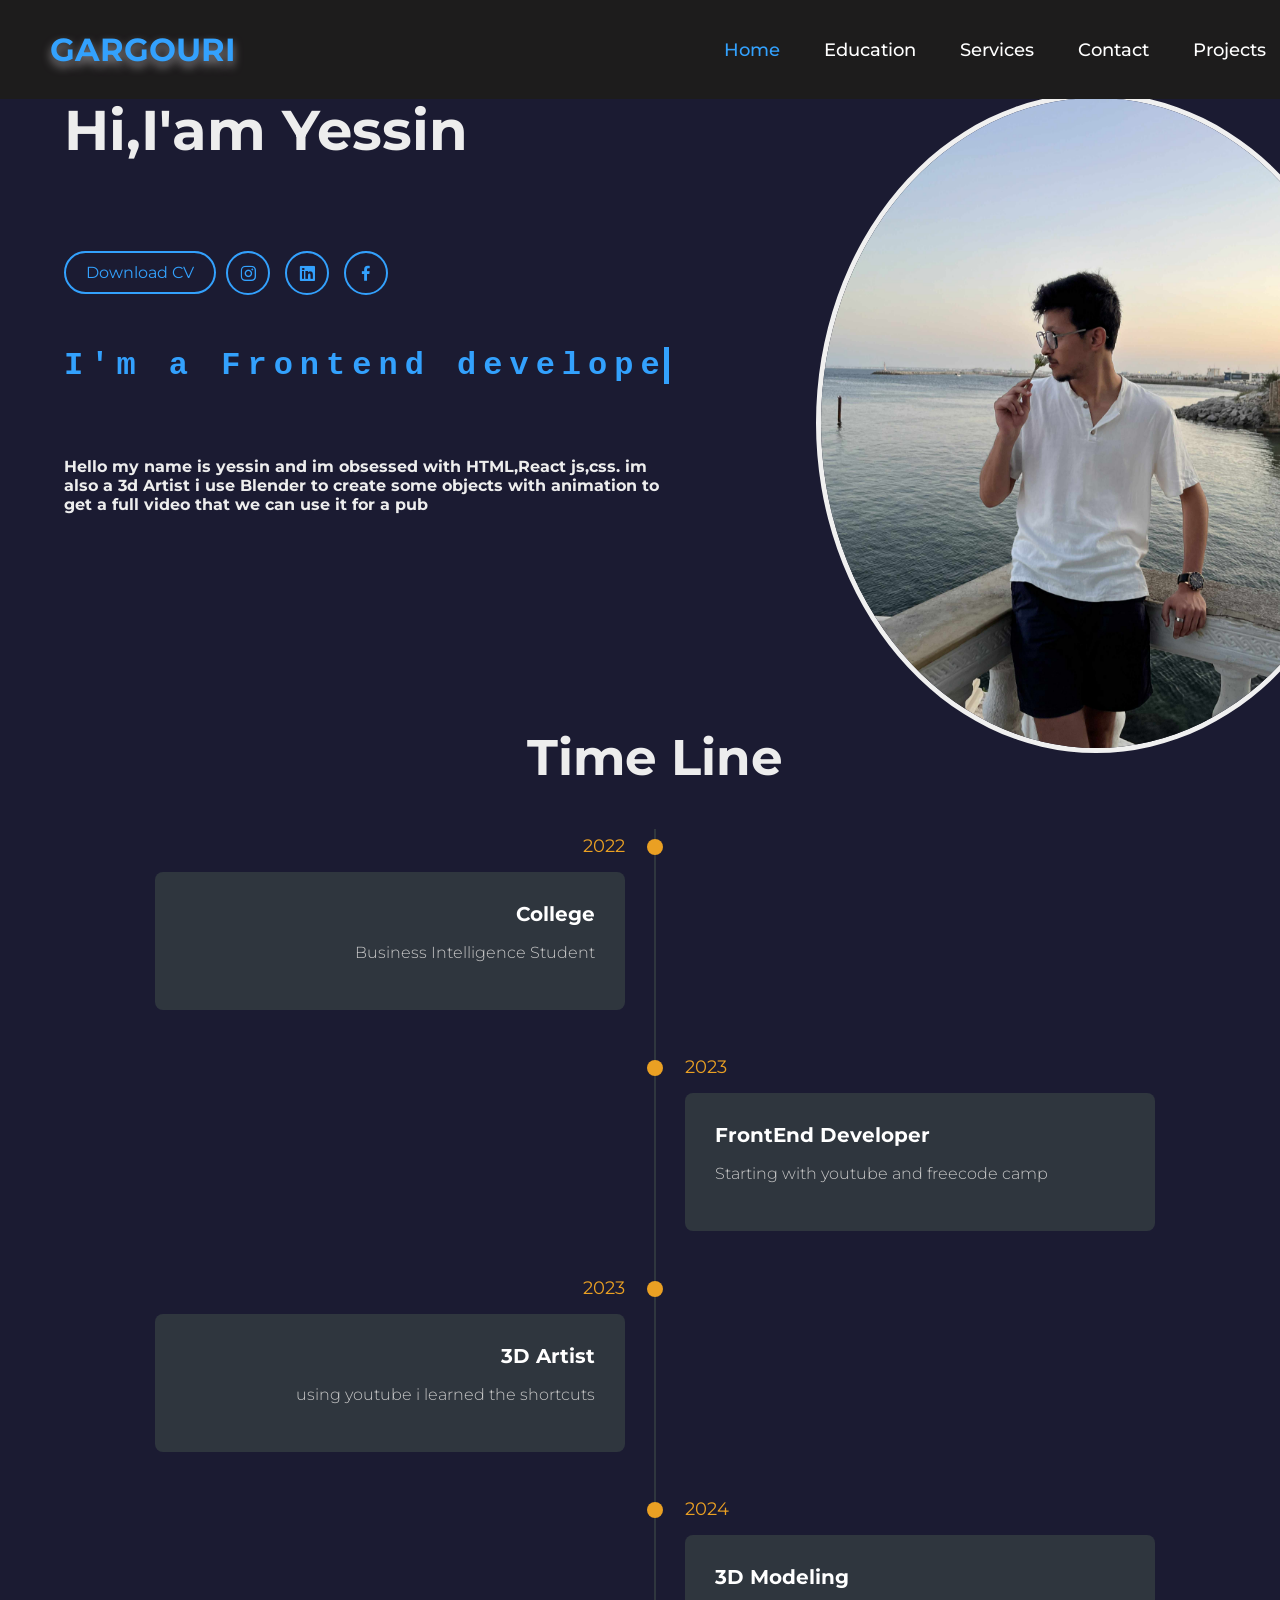
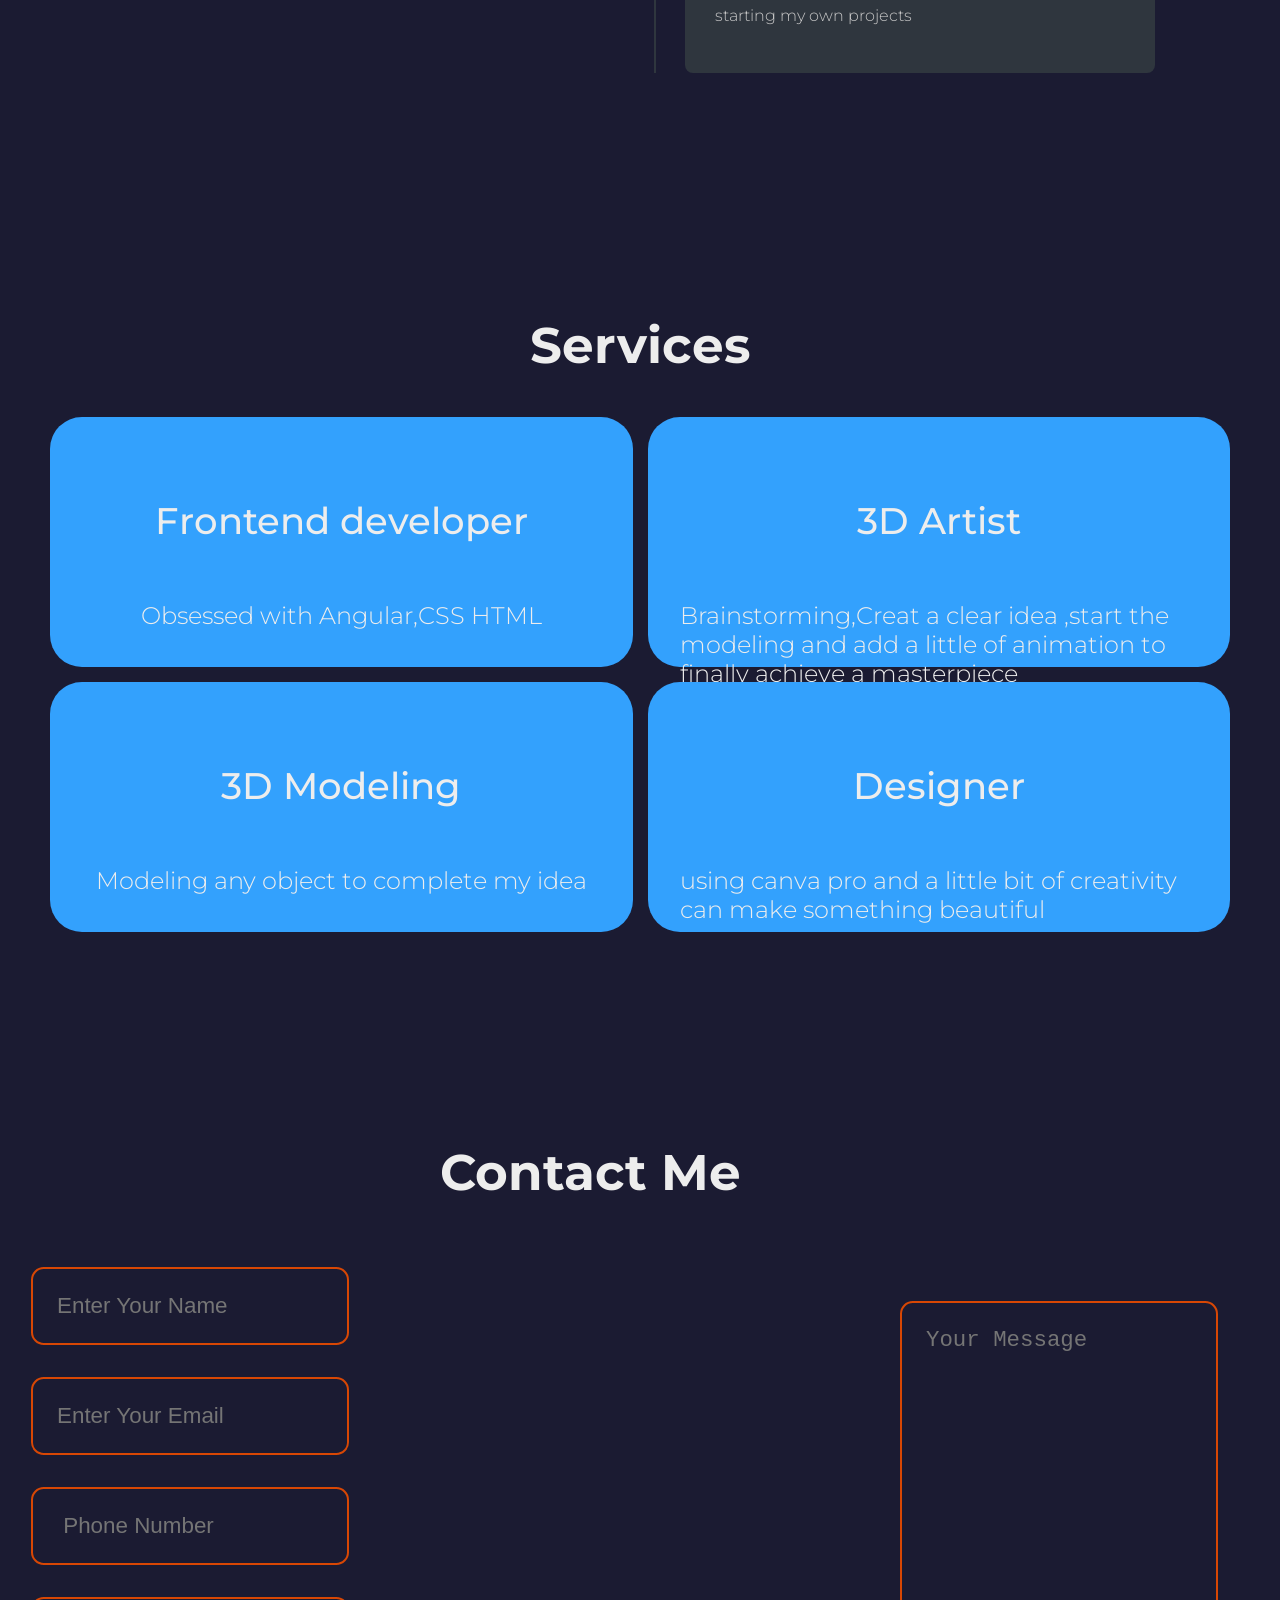
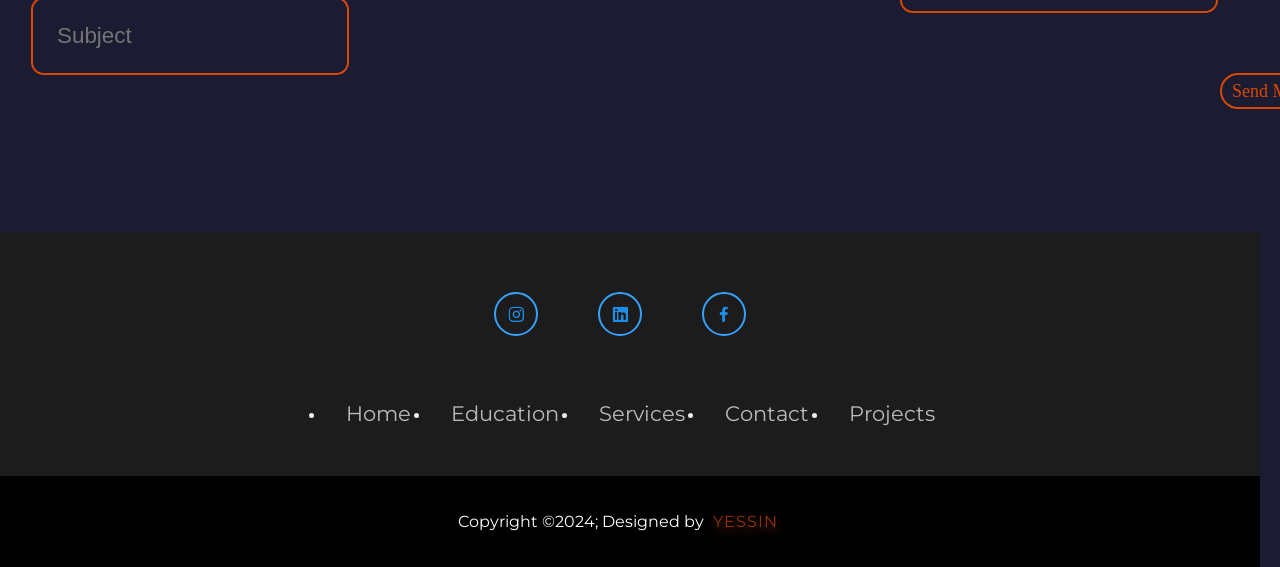
<file: index.html>
<!DOCTYPE html>
<html>
<head>
    <meta charset="UTF-8"/>
    <meta name="viewport"content="width=device-width,initial-scale=1.0"/>
<link rel="stylesheet" href="portfolio.css">
<link href='https://unpkg.com/boxicons@2.1.4/css/boxicons.min.css' rel='stylesheet'></head>
<title>Welcome to my portfolio!</title>
<body>
    <header class="header">
        <a class="logo"> GARGOURI</a>
        <nav class="navbar">
        <a href="#home" class="active">Home</a>
        <a href="#education">Education</a>
        <a href="#services">Services</a>
        <a href="#contact">Contact</a>
        <a href="project.html">Projects</a>
        </nav>
    </header>
<section id="home" class="home">
   
    <div class="home-content">
    <h1>Hi,I'am Yessin</h1>
    <div class="actions">
    <a href="C:\Users\yassi\OneDrive\Bureau\portfolio\CV.pdf" download class="cv-button">Download CV</a>
    <div class="social-icons">
<a href="https://www.instagram.com/yessin.gargouri/"><i class='bx bxl-instagram'></i></a>
<a href="https://www.linkedin.com/in/yassine-gargouri-75b936264/"><i class='bx bxl-linkedin-square'></i></a>
<a href="https://www.facebook.com/profile.php?id=100010059062483"><i class='bx bxl-facebook'></i></a>
</div>
    </div>
    <h3 class="text">I'm a <span>Frontend developer</span></h3>
    <h4>Hello my name is yessin and im obsessed with HTML,React js,css. im also a 3d Artist 
        i use Blender to create some objects with animation to get a full video that we can use it for a pub
    </h4>
</div>

<div class="home-img">
    <img src="yessin.jpeg" alt="Photo de Yessin">
</div>
</section>
<section id="education" class="timeline-section">
    <h2 class="heading">Time Line</h2>
    <div class="timeline-items">
        <div class="timeline-item">
            <div class="timeline-dot"></div>
                <div class="timeline-date">2022</div>
                    <div class="timeline-content">
                        <h3>College</h3>
                        <p>Business Intelligence Student</p>
                    </div>
                
            
        </div>
    
        
            <div class="timeline-item">
                <div class="timeline-dot"></div>
                    <div class="timeline-date">2023</div>
                        <div class="timeline-content">
                            <h3>FrontEnd Developer</h3>
                            <p>Starting with youtube and freecode camp</p>
                        </div>
                    
                
            </div>
    
    
        <div class="timeline-item">
            <div class="timeline-dot"></div>
                <div class="timeline-date">2023</div>
                    <div class="timeline-content">
                        <h3>3D Artist</h3>
                        <p>using youtube i learned the shortcuts </p>
                    </div>
                
            
        </div>
    
    
        <div class="timeline-item">
            <div class="timeline-dot"></div>
                <div class="timeline-date">2024</div>
                    <div class="timeline-content">
                        <h3>3D Modeling</h3>
                        <p>starting my own projects</p>
                    </div>
                
            
        </div>
</section>
<section class="services" id="services">
    <h2 class="heading">Services</h2>

    <div class="services-container">
        <div class="service-box">
            <div class="service-info">
                <h4>Frontend developer</h4>
                <p><br><br>Obsessed with Angular,CSS HTML</p>
            </div>
        </div>
    
    <div class="service-box">
        <div class="service-info">
            <h4>3D Artist</h4>
            <p><br><br>Brainstorming,Creat a clear idea ,start the modeling and add a little of animation to finally achieve a masterpiece</p>
        </div>
    </div>
    <div class="service-box">
        <div class="service-info">
            <h4>3D Modeling</h4>
            <p><br><br>Modeling any object to complete my idea</p>
        </div>
    </div>
    <div class="service-box">
        <div class="service-info">
            <h4>Designer</h4>
            <p><br><br>using canva pro and a little bit of creativity can make something beautiful</p>
        </div>
    </div>  
</div>
</section>
<section id="contact" class="contact" id="contact">
    <h2 class="heading">Contact Me</h2>
<form  action="https://formspree.io/f/xvgqwevy" method="POST">
    <div class="input-box">
       <input placeholder="Enter Your Name" name="name" type="text"required /></label>
       <input  placeholder="Enter Your Email" name="email" type="email" required /></label>
       <input placeholder=" Phone Number" name="phone" type="number" required/></label>
      <input placeholder="Subject" name="subject" type="text" required/></label>
    </div>
    <textarea class="textarea" name="msg" id="" cols="30" rows="10" placeholder="Your Message"></textarea>
    <input type="submit" value="Send Message" class="btn">
  </form>
</section>
<footer>
    <div class="footercontainer">
        <div class="socialicons">
            <a href="https://www.instagram.com/yessin.gargouri/"><i class='bx bxl-instagram'></i></a>
            <a href="https://www.linkedin.com/in/yassine-gargouri-75b936264/"><i class='bx bxl-linkedin-square'></i></a>
            <a href="https://www.facebook.com/profile.php?id=100010059062483"><i class='bx bxl-facebook'></i></a>
        </div>
<div class="footernav">
    <ul>
        <li><a href="#home">Home</a></li>
        <li><a href="#education">Education</a></li>
        <li><a href="#services">Services</a></li>
        <li><a href="#contact">Contact</a></li>
        <li><a href="project.html">Projects</a></li>
    </ul>
</div>

    </div>
    <div class="footerbottom">
        <p>Copyright &copy;2024; Designed by <span class="designer">Yessin</span></p>
    </div>
</footer>


<script src="script.js"></script>

</body>
</html>
</file>
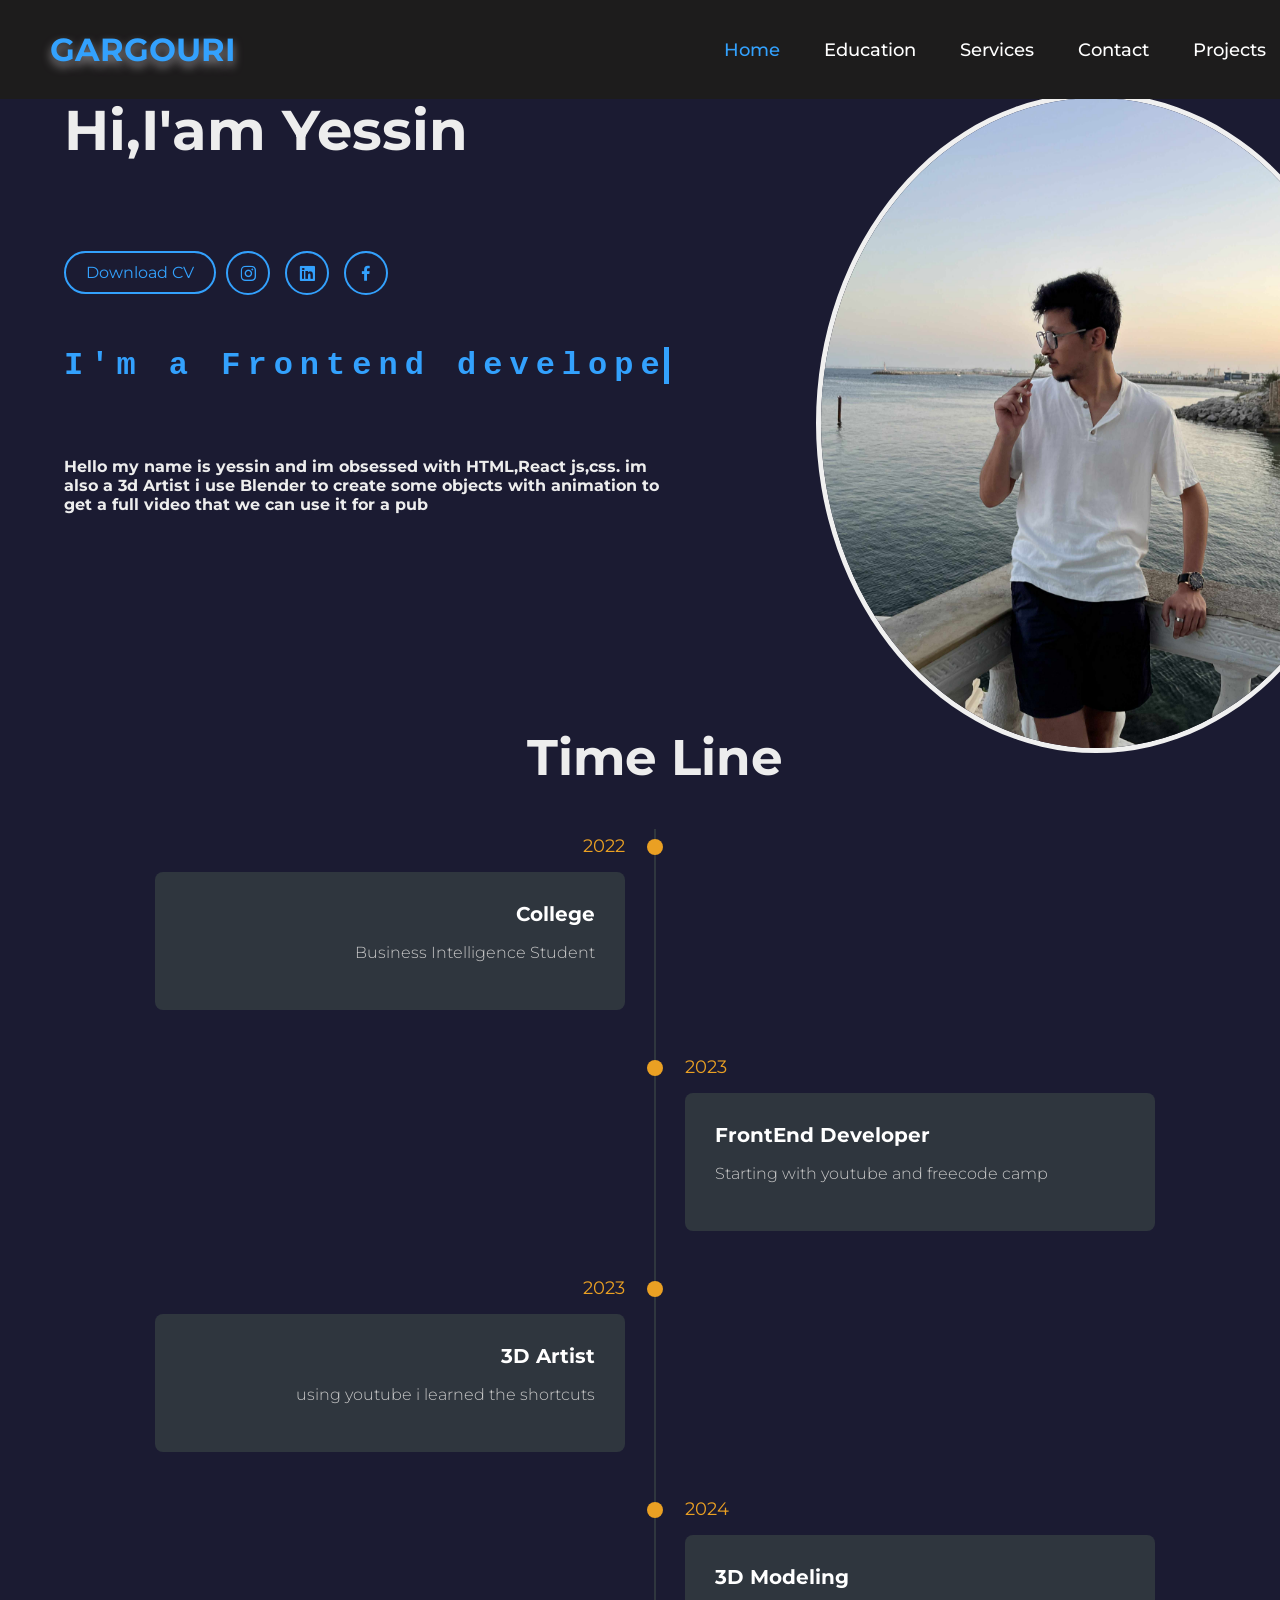
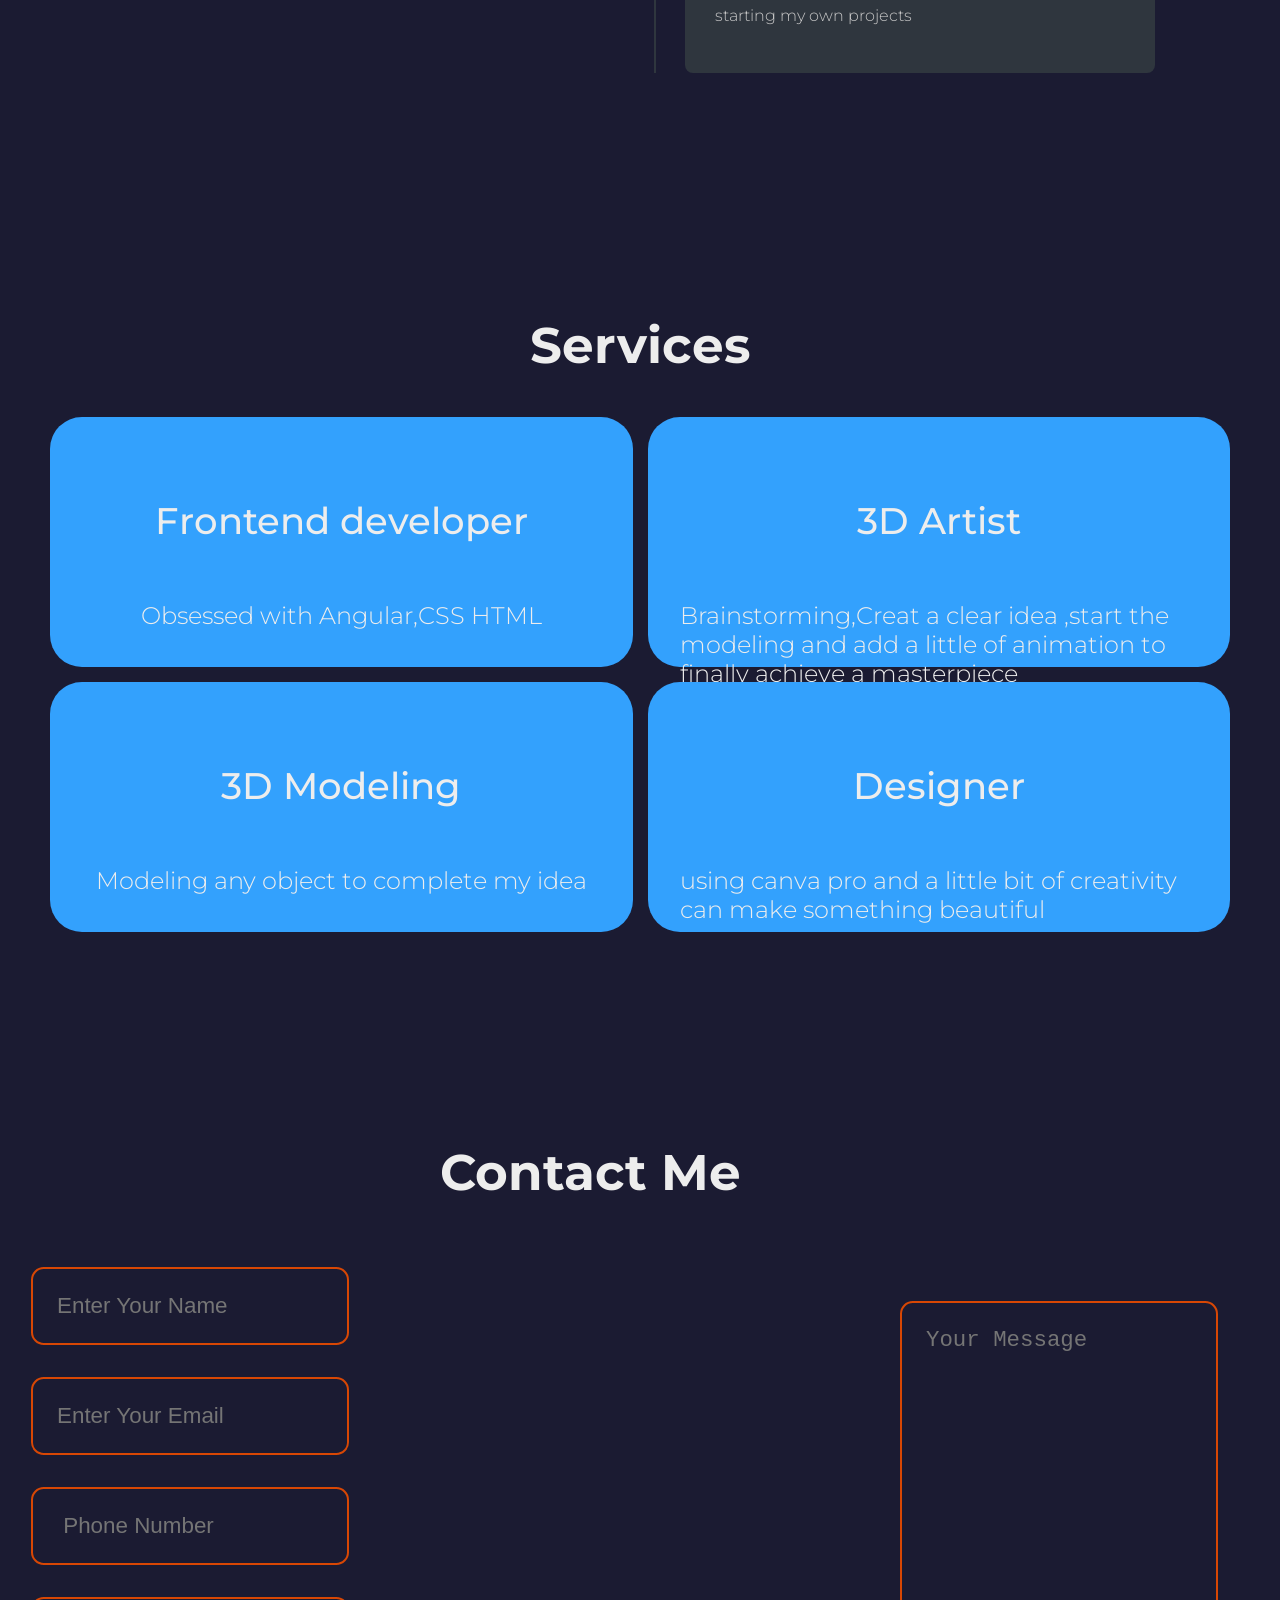
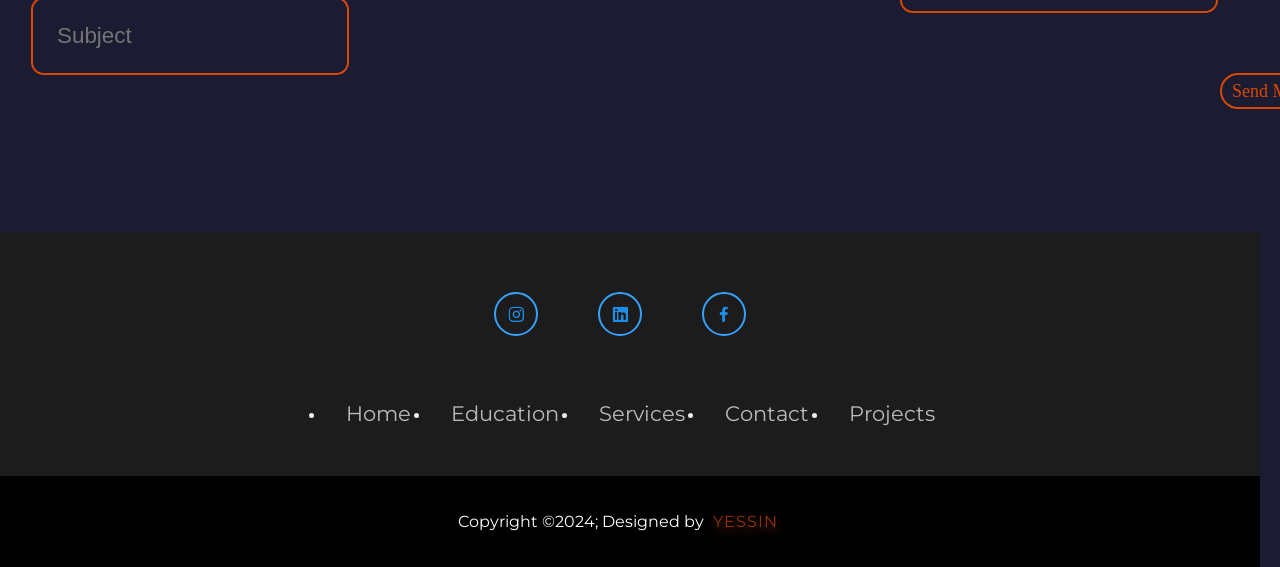
<file: portfolio.html>
<!DOCTYPE html>
<html>
<head>
    <meta charset="UTF-8"/>
    <meta name="viewport"content="width=device-width,initial-scale=1.0"/>
<link rel="stylesheet" href="portfolio.css">
<link href='https://unpkg.com/boxicons@2.1.4/css/boxicons.min.css' rel='stylesheet'></head>
<title>Welcome to my portfolio!</title>
<body>
    <header class="header">
        <a class="logo"> GARGOURI</a>
        <nav class="navbar">
        <a href="#home" class="active">Home</a>
        <a href="#education">Education</a>
        <a href="#services">Services</a>
        <a href="#contact">Contact</a>
        <a href="project.html">Projects</a>
        </nav>
    </header>
<section id="home" class="home">
   
    <div class="home-content">
    <h1>Hi,I'am Yessin</h1>
    <div class="actions">
    <a href="C:\Users\yassi\OneDrive\Bureau\portfolio\CV.pdf" download class="cv-button">Download CV</a>
    <div class="social-icons">
<a href="https://www.instagram.com/yessin.gargouri/"><i class='bx bxl-instagram'></i></a>
<a href="https://www.linkedin.com/in/yassine-gargouri-75b936264/"><i class='bx bxl-linkedin-square'></i></a>
<a href="https://www.facebook.com/profile.php?id=100010059062483"><i class='bx bxl-facebook'></i></a>
</div>
    </div>
    <h3 class="text">I'm a <span>Frontend developer</span></h3>
    <h4>Hello my name is yessin and im obsessed with HTML,React js,css. im also a 3d Artist 
        i use Blender to create some objects with animation to get a full video that we can use it for a pub
    </h4>
</div>

<div class="home-img">
    <img src="yessin.jpeg" alt="Photo de Yessin">
</div>
</section>
<section id="education" class="timeline-section">
    <h2 class="heading">Time Line</h2>
    <div class="timeline-items">
        <div class="timeline-item">
            <div class="timeline-dot"></div>
                <div class="timeline-date">2022</div>
                    <div class="timeline-content">
                        <h3>College</h3>
                        <p>Business Intelligence Student</p>
                    </div>
                
            
        </div>
    
        
            <div class="timeline-item">
                <div class="timeline-dot"></div>
                    <div class="timeline-date">2023</div>
                        <div class="timeline-content">
                            <h3>FrontEnd Developer</h3>
                            <p>Starting with youtube and freecode camp</p>
                        </div>
                    
                
            </div>
    
    
        <div class="timeline-item">
            <div class="timeline-dot"></div>
                <div class="timeline-date">2023</div>
                    <div class="timeline-content">
                        <h3>3D Artist</h3>
                        <p>using youtube i learned the shortcuts </p>
                    </div>
                
            
        </div>
    
    
        <div class="timeline-item">
            <div class="timeline-dot"></div>
                <div class="timeline-date">2024</div>
                    <div class="timeline-content">
                        <h3>3D Modeling</h3>
                        <p>starting my own projects</p>
                    </div>
                
            
        </div>
</section>
<section class="services" id="services">
    <h2 class="heading">Services</h2>

    <div class="services-container">
        <div class="service-box">
            <div class="service-info">
                <h4>Frontend developer</h4>
                <p><br><br>Obsessed with Angular,CSS HTML</p>
            </div>
        </div>
    
    <div class="service-box">
        <div class="service-info">
            <h4>3D Artist</h4>
            <p><br><br>Brainstorming,Creat a clear idea ,start the modeling and add a little of animation to finally achieve a masterpiece</p>
        </div>
    </div>
    <div class="service-box">
        <div class="service-info">
            <h4>3D Modeling</h4>
            <p><br><br>Modeling any object to complete my idea</p>
        </div>
    </div>
    <div class="service-box">
        <div class="service-info">
            <h4>Designer</h4>
            <p><br><br>using canva pro and a little bit of creativity can make something beautiful</p>
        </div>
    </div>  
</div>
</section>
<section id="contact" class="contact" id="contact">
    <h2 class="heading">Contact Me</h2>
<form  action="https://formspree.io/f/xvgqwevy" method="POST">
    <div class="input-box">
       <input placeholder="Enter Your Name" name="name" type="text"required /></label>
       <input  placeholder="Enter Your Email" name="email" type="email" required /></label>
       <input placeholder=" Phone Number" name="phone" type="number" required/></label>
      <input placeholder="Subject" name="subject" type="text" required/></label>
    </div>
    <textarea class="textarea" name="msg" id="" cols="30" rows="10" placeholder="Your Message"></textarea>
    <input type="submit" value="Send Message" class="btn">
  </form>
</section>
<footer>
    <div class="footercontainer">
        <div class="socialicons">
            <a href="https://www.instagram.com/yessin.gargouri/"><i class='bx bxl-instagram'></i></a>
            <a href="https://www.linkedin.com/in/yassine-gargouri-75b936264/"><i class='bx bxl-linkedin-square'></i></a>
            <a href="https://www.facebook.com/profile.php?id=100010059062483"><i class='bx bxl-facebook'></i></a>
        </div>
<div class="footernav">
    <ul>
        <li><a href="#home">Home</a></li>
        <li><a href="#education">Education</a></li>
        <li><a href="#services">Services</a></li>
        <li><a href="#contact">Contact</a></li>
        <li><a href="project.html">Projects</a></li>
    </ul>
</div>

    </div>
    <div class="footerbottom">
        <p>Copyright &copy;2024; Designed by <span class="designer">Yessin</span></p>
    </div>
</footer>


<script src="script.js"></script>

</body>
</html>
</file>
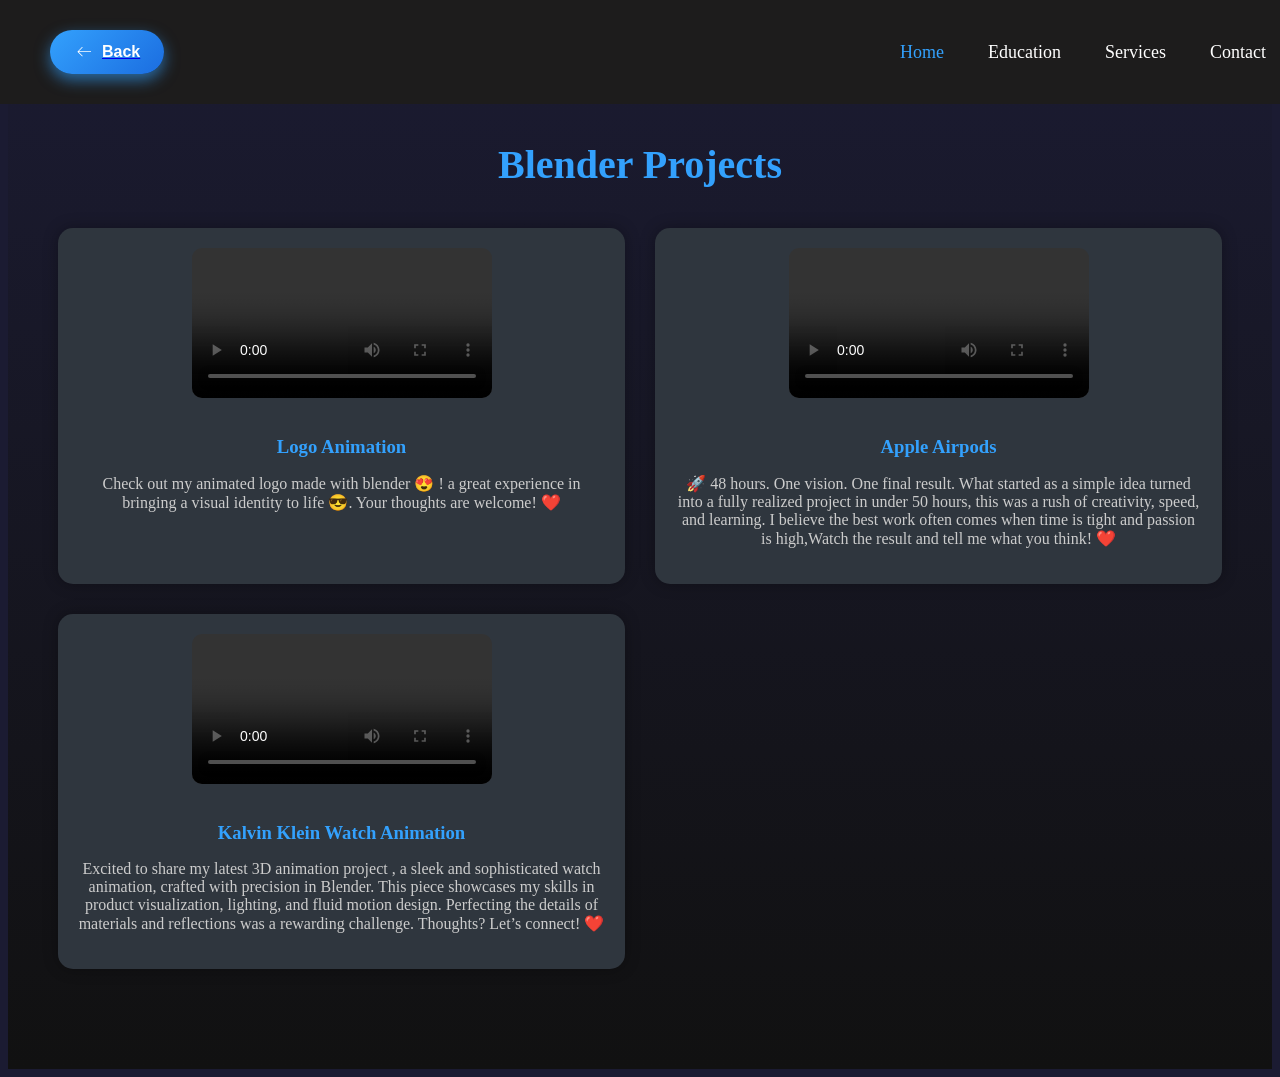
<file: project.html>
<!DOCTYPE html>
<html>
    <head>
        <link rel="stylesheet" href="project.css">
    </head>
    <title>Projects</title>
    <body>
<!-- From Uiverse.io by Jedi-hongbin --> 
 <div>
  <header class="header">
    <a href="portfolio.html" >
    <button>
        <svg height="16" width="16" xmlns="http://www.w3.org/2000/svg" version="1.1" viewBox="0 0 1024 1024"><path d="M874.690416 495.52477c0 11.2973-9.168824 20.466124-20.466124 20.466124l-604.773963 0 188.083679 188.083679c7.992021 7.992021 7.992021 20.947078 0 28.939099-4.001127 3.990894-9.240455 5.996574-14.46955 5.996574-5.239328 0-10.478655-1.995447-14.479783-5.996574l-223.00912-223.00912c-3.837398-3.837398-5.996574-9.046027-5.996574-14.46955 0-5.433756 2.159176-10.632151 5.996574-14.46955l223.019353-223.029586c7.992021-7.992021 20.957311-7.992021 28.949332 0 7.992021 8.002254 7.992021 20.957311 0 28.949332l-188.073446 188.073446 604.753497 0C865.521592 475.058646 874.690416 484.217237 874.690416 495.52477z"></path></svg>
        <span>Back</span>
      </button>
    </a>
    <nav class="navbar">
    <a href="#home" class="active">Home</a>
    <a href="#education">Education</a>
    <a href="#services">Services</a>
    <a href="#contact">Contact</a>
    </nav>
</header>
</div>
<section id="projects" class="projects-section">
  <h2 class="section-title">Blender Projects</h2>
  <div class="project-grid">
    <div class="project-card">
      <video controls>
        <source src="C:\Users\yassi\OneDrive\Bureau\My blender work\for clubs\0000-0120.mp4" type="video/mp4">
        Your browser does not support the video tag.
      </video>
      <h3>Logo Animation</h3>
      <p>Check out my animated logo made with blender 😍 ! a great experience in bringing a visual identity to life 😎. Your thoughts are welcome! ❤️</p>
    </div>

    <div class="project-card">
      <video controls>
        <source src="C:\Users\yassi\OneDrive\Bureau\My blender work\my own work\final version.mp4" type="video/mp4">
        Your browser does not support the video tag.
      </video>
      <h3>Apple Airpods</h3>
      <p>🚀 48 hours. One vision. One final result.
What started as a simple idea turned into a fully realized project in under 50 hours, this was a rush of creativity, speed, and learning.
I believe the best work often comes when time is tight and passion is high,Watch the result and tell me what you think! ❤️ </p>
    </div>

    <!-- Add more projects here -->
         <div class="project-card">
      <video controls>
        <source src="C:\Users\yassi\Downloads\0000-0170_1.mp4" type="video/mp4">
        Your browser does not support the video tag.
      </video>
      <h3>Kalvin Klein Watch Animation</h3>
      <p>Excited to share my latest 3D animation project , a sleek and sophisticated watch animation,
         crafted with precision in Blender. This piece showcases my skills in product visualization,
         lighting, and fluid motion design. Perfecting the details of materials and reflections was a rewarding challenge.
          Thoughts? Let’s connect! ❤️</p>
    </div>
  </div>
  <div class="floating-icons">
  <span class="shortcut">G</span>
  <span class="shortcut">S</span>
  <span class="shortcut">R</span>
  <span class="shortcut">Shift</span>
  <span class="shortcut">E</span>
  <span class="shortcut">Ctrl</span>
  <span class="shortcut">Alt</span>
  <span class="shortcut">X</span>
  <span class="shortcut">Y</span>
  <span class="shortcut">Z</span>
</div>

</section>


</div>
<script src="script.js"></script>

    </body>
</html>
</file>
<file: portfolio.css>
@import url('https://fonts.googleapis.com/css2?family=Montserrat:wght@400;700&display=swap');

*{
    scroll-behavior: smooth;
}


body {
    background-color: #1b1b32;
    color: #ededed;
    max-width: 100%;
    margin: 0;
    padding: 0;
    overflow-x: hidden;
    font-family: 'Montserrat', Arial, Helvetica, sans-serif;

}

.header{
    position: fixed;
    top: 0;
    left: 0;
    width: 95%;
    padding: 30px 50px;
    background: #1d1c1c;
    display: flex;
    justify-content: space-between;
    align-items: center;
    z-index: 100;
}
.logo{
    font-size: 32px;
    color:#33A1FD;
    text-shadow:0px 5px 10px #d9d7dd96;
    text-decoration:none;
    font-weight: 700;
}
.navbar a{
    position:relative;
    font-size: 18px;
    color:white;
    font-weight: 500;
    text-decoration: none;
    margin-left: 40px;
}
.navbar a::before{
    content: '';
    position:absolute;
    top:100%;
    left:0;
    width:0%;
    height:2px;
    background:white;
    transition: .4s;
}
.navbar a:hover::before{
    width:100%;

}
.navbar a:hover,
.navbar a.active{
    color:#33A1FD;
}
.home {
    height: 65vh;
    display: flex;
    align-items: center;
    justify-content: space-between;
    padding: 0 5%;
    max-width: 1200px;
    margin: 0 auto;
}

.home-content {
  max-width: 600px;
  display: flex;
  flex-direction: column;
  gap: 20px;
}
.home-content h1{
    font-size:56px;
    font-weight:700;
}
.home-content h3{
    font-size:32px;
    font-weight: 700;
}
.text{
    position: relative;
color: #33A1FD;
font-size: 5em;
letter-spacing: 7px;
font-family: monospace;
border-right: 5px solid;
width: 100%;
white-space: nowrap;
overflow: hidden;
animation:typing 2s steps(18),cursor .4s step-end infinite alternate;
}
@keyframes cursor{
    50%{border-color: transparent;}
}
@keyframes typing{
    from{width:0}
}
.home-img {
    position: relative;
    width: 400px;
    height: 500px;
    display: absolute;
    justify-content: flex-end;
    align-items: center;
    padding: 0;
    top:50px;
}

.home-img img {
    height: 650px;
    width: 550px;
    border-radius: 50%;
    border: 5px solid #f0f0f0;
    object-fit: cover;
}
.social-icons a {
  display: inline-flex;
  justify-content: center;
  align-items: center;
  width: 40px;
  height: 40px;
  background: transparent;
  border: 2px solid #33A1FD;
  border-radius: 50%;
  font-size: 20px;
  color: #33A1FD;
  text-decoration: none;
  transition: .5s ease;
}
.social-icons a:hover {
  background: #33A1FD;
  color: black;
  box-shadow: 0 0 25px #33A1FD;
  padding: 4px 4px;

}
.social-icons {
  display: flex;
  gap: 15px;
}
.timeline-section{
    background-color:transparent ;
    min-height: 100vh;
    width:100%;
    padding: 100px 15px ;
    position :relative;
    bottom:auto;
    right:auto;
}
.timeline-items{
    max-width: 1000px;
    margin: auto;
    display: flex;
    flex-wrap: wrap;
    position: relative;
    

}
.timeline-items::before{
    content: '';
    position:absolute;
    width: 2px;
    height: 100%;
    background-color: #2f363e;
    left: calc(50% - 1px);
}
.timeline-item{
    margin-bottom:40px ;
    width: 100%;
    position: relative;
    
}
.timeline-item:last-child{
margin-bottom: 0;
}

.timeline-item:nth-child(odd){
padding-right: calc(50% + 30px);
text-align: right;
}
.timeline-item:nth-child(even){
    padding-left: calc(50% + 30px);

}
.timeline-dot{
    height:16px;
    width: 16px;
    background-color: #eaa023;
    position:absolute;
    left:calc(50% - 8px);
    border-radius: 50%;
    top:10px;
}
.timeline-date{
    font-size: 18px;
    color: #eaa023;
    margin: 6px 0 15px;
}
.timeline-content{
    background-color: #2f363e;
    padding: 30px;
    border-radius: 8px;
}
.timeline-content h3{
font-size: 20px;
color: #ffffff;
margin:0 0 10px;
text-transform: capitalize;

}
.timeline-content p{
color: #c8c8c8;
font-size: 16px;
font-weight: 300;
line-height: 22px;
}
.services {
    background: #1b1b32;
    padding: 100px 50px;
    width: 100%;
    box-sizing: border-box;
}
.heading{
font-size: 50px;
text-align: center;
}
.services-container{
    display: grid;
    grid-template-columns: repeat(2,1fr);
    align-items:center;
    gap: 15px;
    width:100%;
    
}
.service-box{
    background-color: #33A1FD;
    height : 250px;
    border-radius: 2rem;
    cursor: pointer;
    transition: 0.3s ease ;
    
}
.service-box:hover{
    background: white;
    color: black;
   transform: scale(1.03);
   border: 2px solid var(--second-bg-color);
   box-shadow: #ba3b00;
   -webkit-box-shadow:0px 0px 50px 17px #1f9aff ;
   -moz-box-shadow:0px 0px 50px 17px #1f9aff ;
   box-shadow:0px 0px 50px 17px #1f9aff ;
}
.service-box .service-info{
    display: flex;
    flex-direction:column;
    text-align: left;
    max-height: 200px;
    justify-content: center;
    align-items: center;
    padding: 2em;
}
.service-info h4{
    font-size: 2.3rem;
    font-weight: 500;
    margin-bottom: 0rem;
}
.service-info p{
font-size: 1.5rem;
font-weight: 300;
max-height: 100px;
margin: auto;
}
.contact{
    position: absolute;
    top:2700px;
    right: 900px;
}
.contact h2{
    margin-bottom: 3rem;
    position: relative;
    left:400px;
}
.contact form{
    max-width: 60rem;
    margin: 1rem auto;
    margin-bottom: 3rem;
    text-align: center;
}
.contact form .input-box{
    display: flex;
    justify-content: center;
    flex-wrap: wrap;
}
.contact form .input-box input,
.contact form textarea{
    width: 70%;
    padding: 1.5rem;
    font-size: 1.4rem;
    color: #d84704;
    background: transparent;
    border-radius: 0.8rem;
    border: 2px solid;
    margin: 1rem 0;
resize: none;
}
.contact form .btn{
    font-family: 'Times New Roman', Times, serif;
    display:inline-flex;
    position: absolute;
    bottom: 30px;
    left: 1220px;
    width:150; 
    text-align: center;
    background:transparent;  
    border: 2px solid #d84704;  
    border-radius:20px;  
    font-size: 18px;
    color: #d84704;
    text-align: center;
    line-height:12px; /* Centers the text vertically */
    transition: .5s ease;
    padding: 10px;
}
.contact form .btn:hover{
    cursor: pointer;
    background-color: #d84704;
    color: white;
    box-shadow: 0 0 25px #d84704;
    padding:12px;
    border: 2.5px solid #fcfcfc; 
}
.textarea{
    position: absolute;
    left:900px;
    bottom:110px;
}

footer {
    background-color: #1d1c1c;
    
    position: relative;
    bottom: -800px;
    right: 20px;
    
}






.footercontainer {
    max-width: 1200px;
    margin: 0 auto;
    padding: 30px 20px;
}



.socialicons{
    padding: 0px 10px 15px 10px;
display: flex;
justify-content: center;
}
.socialicons a{
    text-decoration: none;
    background-color: transparent;
    margin: 30px;
    border-radius: 50%;
    border: 2px solid #33A1FD;
    font-size: 20px;
    width: 40px;  
    height: 40px;
     
    


}
.socialicons i{
    position: relative;
    left:10px;
    top: 10px;
    color: #1f9aff;
    opacity: 0.9;
}
.socialicons a:hover{
background-color: #1f9aff;
transition: 0.5s;
padding: 3px;
box-shadow: 0 0 25px #33A1FD;
border-radius: 50%;
}
.socialicons a:hover i{
   color: black;
   transition: 0.5s; 
}
.footernav{
    margin: 20px 0;
}
.footernav ul{
    display: flex;
    justify-content: center;
}
.footernav ul li a{
    color: white;
    margin: 20px;
    text-decoration: none;
    font-size: 1.3em;
    opacity: 0.7;
    transition: 0.5s;
}
.footernav ul li a::before{
    content: '';
    position:absolute;
    top:100%;
    left:0;
    width:0%;
    height:2px;
    background:white;
    transition: .4s;
}
.footernav ul li a:hover::before{
    width:100%;

}
.footernav ul li  a:hover,
.footernav ul li a.active{
    color:#33A1FD;
}
.footerbottom{
    background-color: black;
    padding:20px;
    text-align: center;
}
.footerbottom p{
    color: white;
}
.designer{
    opacity: 0.7;
    text-transform: uppercase;
    letter-spacing: 1px;
    font-weight: 400;
    margin: 0px 5px;
    color: #d84704;
    text-shadow:0px 5px 10px #fc762f96;
}
.cv-button {
  display: inline-block;
  background: transparent;
  border: 2px solid #33A1FD;
  border-radius: 25px;
  color: #33A1FD;
  padding: 10px 20px;
  font-size: 16px;
  text-decoration: none;
  transition: 0.3s;
}

.cv-button:hover {
  background: #33A1FD;
  color: white;
  box-shadow: 0 0 15px #33A1FD;
  padding: 13px 25px;
}
.actions {
  display: flex;
  align-items: center;
  gap: 10px;
  margin-top: 20px;
  flex-wrap: wrap;
}


@media (max-width: 600px) {
  .header {
    flex-direction: column;
    padding: 15px;
    width: 100%;
  }
  .navbar {
    display: flex;
    flex-wrap: wrap;
    justify-content: center;
    gap: 10px;
    margin-top: 10px;
  }
  .navbar a {
    margin: 0;
    font-size: 16px;
  }
  .home {
    flex-direction: column;
    text-align: center;
    height: auto;
    padding: 20px;
  }
  .home-content h1 {
    font-size: 32px;
  }
  .home-content h3 {
    font-size: 20px;
  }
  .home-img {
    width: 250px;
    height: auto;
  }
  .home-img img {
    width: 100%;
    height: auto;
  }
  .services-container {
    grid-template-columns: 1fr;
  }
  .service-info h4 {
    font-size: 1.5rem;
  }
  .service-info p {
    font-size: 1rem;
  }
  .timeline-items::before {
    left: 8px;
  }
  .timeline-item {
    padding-left: 30px !important;
    padding-right: 0 !important;
    text-align: left !important;
  }
  .contact {
    position: static;
    margin-top: 30px;
    text-align: center;
    right: auto;
  }
  .contact h2 {
    left: auto;
  }
  .contact form .btn {
    position: static;
    margin-top: 10px;
  }
  footer {
    bottom: 0;
    right: 0;
  }
}

@media (min-width: 601px) and (max-width: 900px) {
  .header {
    padding: 20px;
  }
  .navbar a {
    margin-left: 20px;
    font-size: 17px;
  }
  .home {
    flex-direction: column;
    text-align: center;
    height: auto;
  }
  .home-content h1 {
    font-size: 40px;
  }
  .home-img {
    width: 300px;
    height: auto;
  }
  .services-container {
    grid-template-columns: 1fr 1fr;
  }
  .service-info h4 {
    font-size: 2rem;
  }
}
</file>
<file: project.css>
/* From Uiverse.io by Jedi-hongbin */ 
body{
    background-color: #1b1b32;
    color:#ededed;
    
    
}
.header{
    position: fixed;
    top: 0;
    left: 0;
    width: 95%;
    padding: 30px 50px;
    background: #1d1c1c;
    display: flex;
    justify-content: space-between;
    align-items: center;
    z-index: 100;
}
.navbar a{
    position:relative;
    font-size: 18px;
    color:white;
    font-weight: 500;
    text-decoration: none;
    margin-left: 40px;
}
.navbar a::before{
    content: '';
    position:absolute;
    top:100%;
    left:0;
    width:0%;
    height:2px;
    background:white;
    transition: .4s;
}
.navbar a:hover::before{
    width:100%;

}
.navbar a:hover,
.navbar a.active{
    color:#33A1FD;
}

/* Back button style */
.header button {
  display: flex;
  align-items: center;
  gap: 8px;
  padding: 12px 24px;
  background: linear-gradient(135deg, #33A1FD, #1b6de0);
  border: none;
  border-radius: 30px;
  color: white;
  font-weight: 600;
  font-size: 1rem;
  box-shadow: 0 6px 15px rgba(51, 161, 253, 0.6);
  cursor: pointer;
  transition: all 0.3s ease;
  user-select: none;
  box-sizing: border-box;
}

.header button svg {
  fill: white;
  width: 20px;
  height: 20px;
  transition: transform 0.3s ease;
}

.header button:hover {
  background: linear-gradient(135deg, #1b6de0, #33A1FD);
  box-shadow: 0 10px 25px rgba(51, 161, 253, 0.8);
  transform: translateY(-3px);
}

.header button:hover svg {
  transform: translateX(-5px);
}

/* Optional: Add subtle focus style for accessibility */
.header button:focus {
  outline: 2px solid #33A1FD;
  outline-offset: 3px;
}

   .garimg{
    background-image: url('C:\Users\yassi\OneDrive\Bureau\gar.png');
    background-attachment: fixed;
    background-position: center;
    background-size: cover;
    display:block;
    margin-left:auto;
    margin-right:auto;
    margin-top:12%;
    width:500px;
    height:650px;

   }
   .projects-section {
    padding: 100px 50px;
    background: linear-gradient(#1b1b32, #111);
    position: relative;
    overflow: hidden;
    z-index: 1;
}

.section-title {
    font-size: 2.5rem;
    text-align: center;
    margin-bottom: 40px;
    color: #33A1FD;
}

.project-grid {
    display: grid;
    grid-template-columns: repeat(2, 1fr); /* exactly 2 columns */
    gap: 30px;
    justify-content: center;
}


.project-card {
    background-color: #2f363e;
    border-radius: 15px;
    padding: 20px;
    text-align: center;
    box-shadow: 0 0 15px rgba(0,0,0,0.3);
    transition: transform 0.3s ease;
}
.project-card:hover {
    transform: translateY(-10px);
    box-shadow: 0 0 25px #33A1FD;
}

.project-card video {
    width: 300px; /* smaller fixed width */
    border-radius: 10px;
    margin-bottom: 15px;
}



.project-card h3 {
    color: #33A1FD;
    margin-bottom: 10px;
}

.project-card p {
    font-size: 1rem;
    color: #ccc;
}

.floating-icons {
    position: absolute;
    top: 0;
    left: 0;
    width: 100%;
    height: 100%;
    pointer-events: none;
    z-index: 0;
    overflow: hidden;
}

.floating-icons .shortcut {
    position: absolute;
    font-size: 2.5rem;
    font-weight: bold;
    color: rgba(231, 235, 17, 0.05);
    animation: floatLeft linear infinite;
    white-space: nowrap;
}

/* Random animation durations and delays for natural feel */
.floating-icons .shortcut:nth-child(1) { top: 10%; left: 100%; animation-duration: 25s; animation-delay: 0s; }
.floating-icons .shortcut:nth-child(2) { top: 20%; left: 110%; animation-duration: 30s; animation-delay: 5s; }
.floating-icons .shortcut:nth-child(3) { top: 35%; left: 105%; animation-duration: 35s; animation-delay: 10s; }
.floating-icons .shortcut:nth-child(4) { top: 50%; left: 120%; animation-duration: 40s; animation-delay: 15s; }
.floating-icons .shortcut:nth-child(5) { top: 65%; left: 115%; animation-duration: 33s; animation-delay: 7s; }
.floating-icons .shortcut:nth-child(6) { top: 75%; left: 108%; animation-duration: 28s; animation-delay: 12s; }
.floating-icons .shortcut:nth-child(7) { top: 85%; left: 112%; animation-duration: 37s; animation-delay: 4s; }
.floating-icons .shortcut:nth-child(8) { top: 30%; left: 102%; animation-duration: 42s; animation-delay: 3s; }
.floating-icons .shortcut:nth-child(9) { top: 60%; left: 118%; animation-duration: 45s; animation-delay: 6s; }
.floating-icons .shortcut:nth-child(10) { top: 15%; left: 109%; animation-duration: 39s; animation-delay: 2s; }

@keyframes floatLeft {
    0% {
        transform: translateX(0);
    }
    100% {
        transform: translateX(-150vw);
    }
}
</file>
